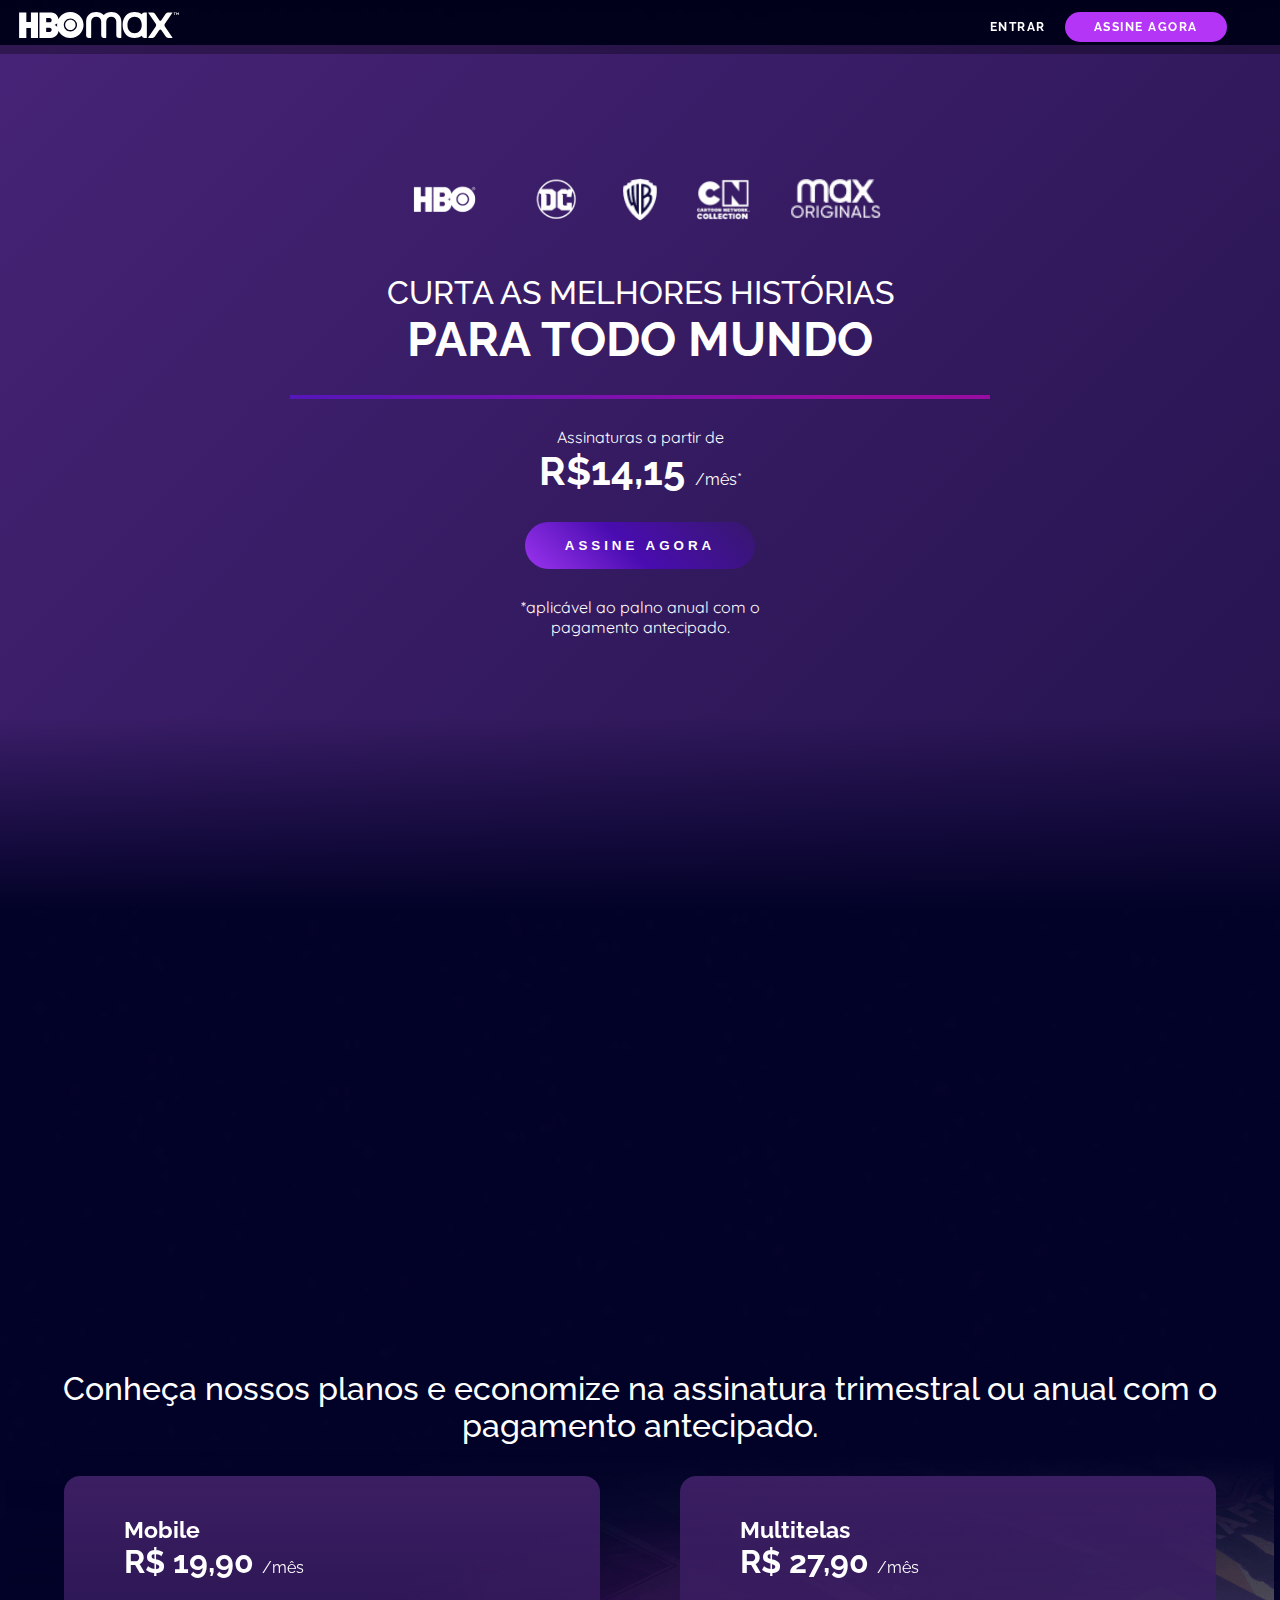
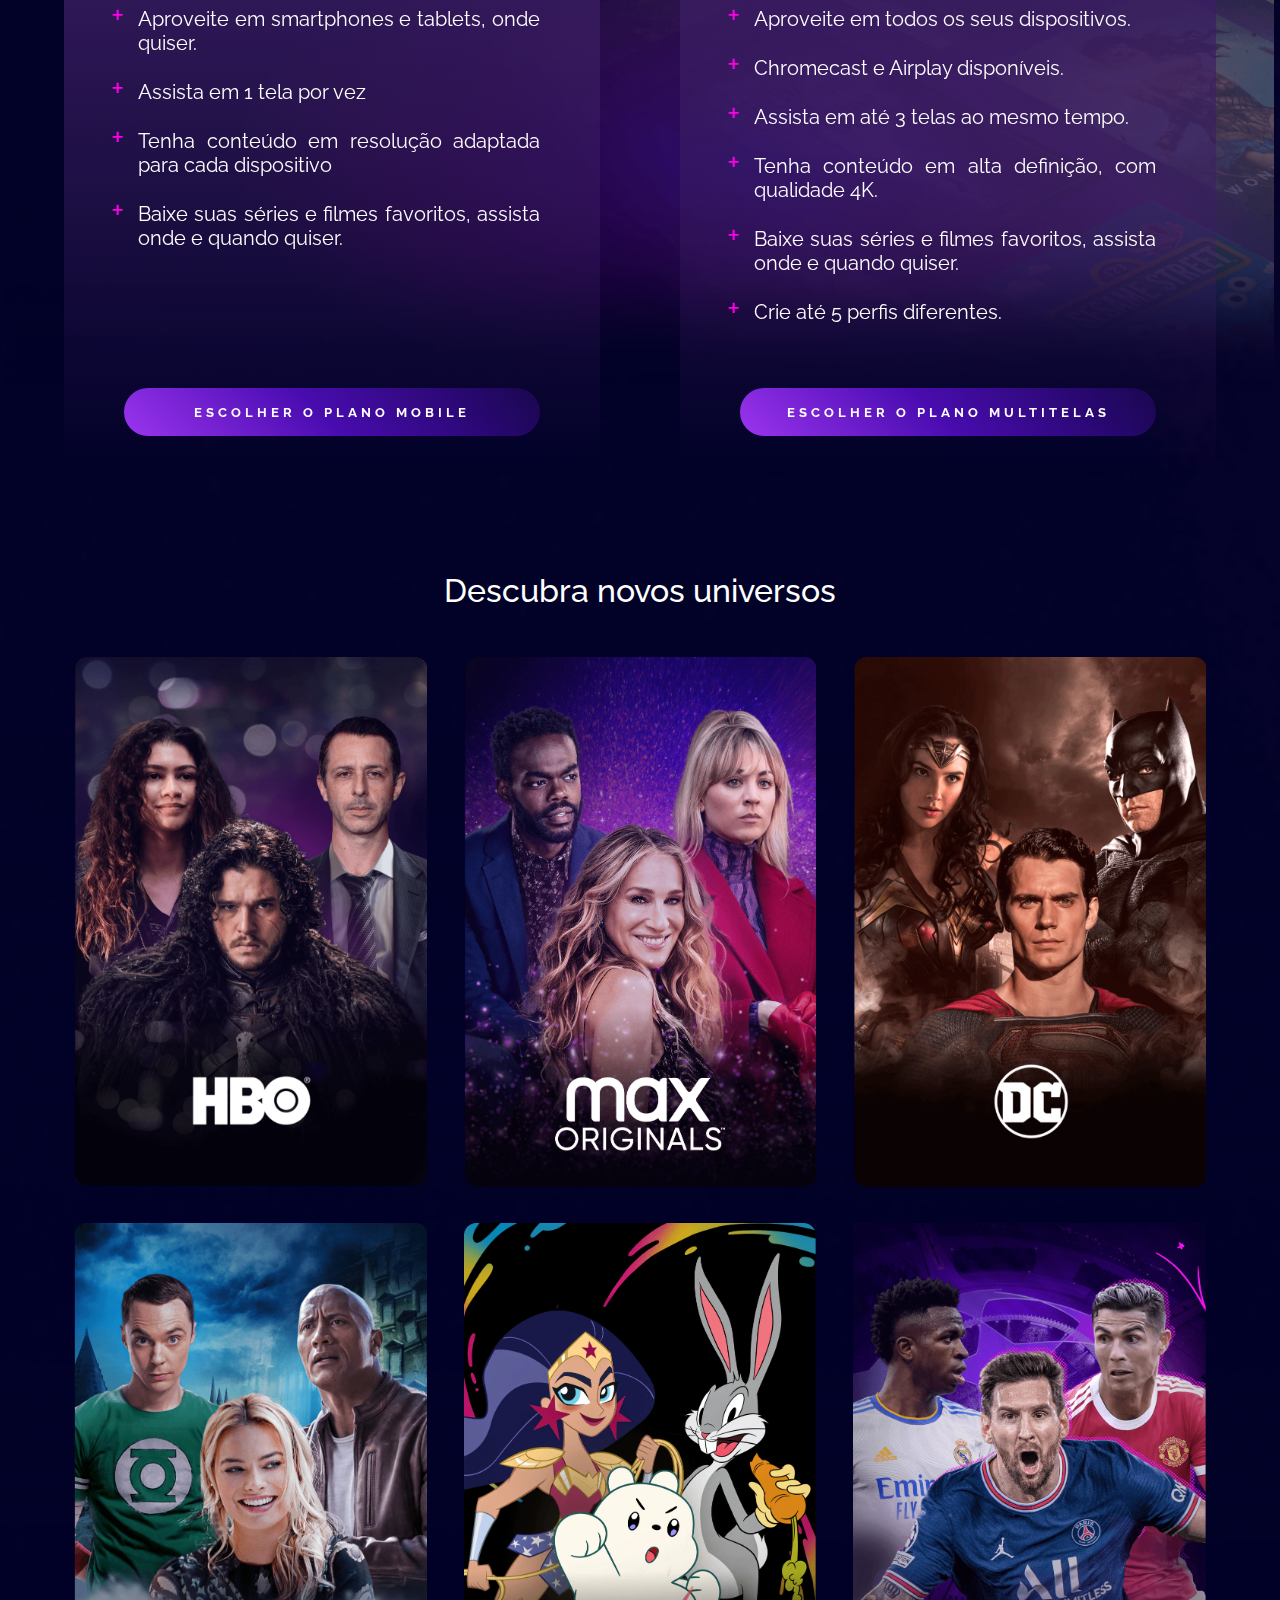
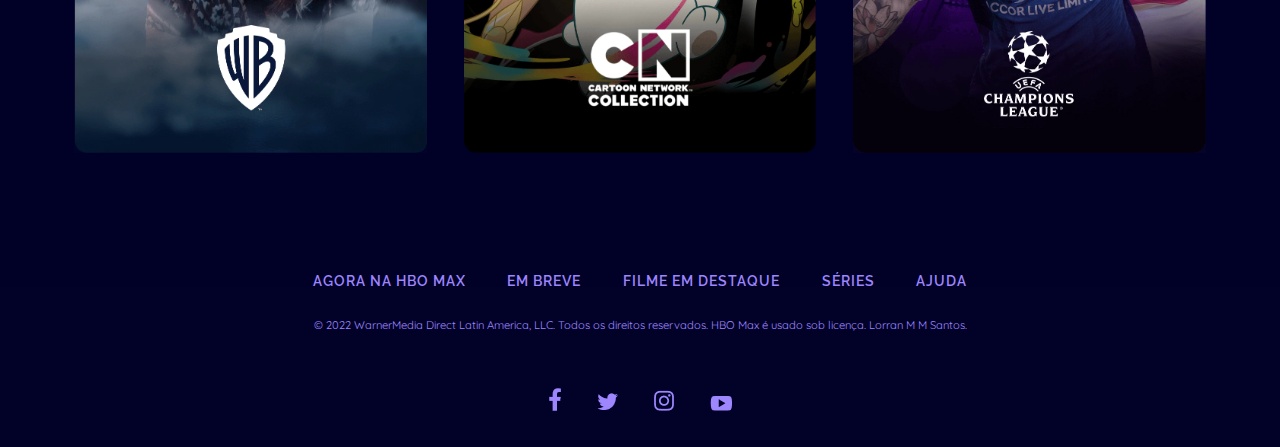
<file: index.html>
<!DOCTYPE html>

<html lang="pt-br">
    <head>
        <meta charset="UTF-8">
        <meta name="viewport" content="width=device-width, initial-scale=1.0">
        <meta name="description" content="Clone da página HBO Max">
        <title>Clone HBO Max | 2022</title>

        <link rel="stylesheet" href="./assets/CSS/main.css">

    </head>
    <body>
        <!-- navbar -->
        <head>
            <nav class="header__container">
                <div class="header__item logo">
                    <a href="#topo"><img src="./assets/images/hbo-logo.svg"
                            alt="logotipo HBO"></a>
                </div>
                <div class="header__container__right">
                    <div class="header__item login bold-text"><a href="./login.html" target="_blank">ENTRAR</a></div>
                    <a href="#subscription"><button class="header__item header__button bold-text raleway">ASSINE
                        AGORA</button></a>
                </div>
            </nav>
        </head>

        <header>
            <!-- Logos + Para todo mundo -->
            <section class="content__container first__container" id="topo">
                <div class="content__item logos">
                    <div><img src="./assets/images/hbo.png"
                            alt="Logo HBO"></div>
                    <div><img src="./assets/images/dc.png" alt="Logo DC"></div>
                    <div><img style="width: 2.1rem;"
                            src="./assets/images/wb.png"
                            alt="Logo Warner Bros"></div>
                    <div><img src="./assets/images/cartoon-network_neutral.png"
                            alt="Logo Cartoon"></div>
                    <div><img src="./assets/images/max_originals.png"
                            alt="Logo Max Originals"></div>
                </div>
                <div class="content__item">
                    <h1 class="title align__center">CURTA AS MELHORES HISTÓRIAS <br>
                        <span class="large-text bold-text">PARA TODO MUNDO</span></h1>
                </div>
                <div class="content__item divisor"></div>
                <div class="content__item">
                    <p class=" align__center">
                        Assinaturas a partir de <br></p>
                        <p class="large-text bold-text raleway" style="font-size: 2.5rem;">R$14,15 <span class="small-text">/mês*</span>
                    </p>
                </div>
                <a href="#subscription"><button class="content__item wiggle-button button content__button">ASSINE
                    AGORA</button></a>
                <p class=" small-text align__center">
                    *aplicável ao palno anual com o <br>
                    pagamento antecipado.
                </p>
            </section>
        </header>
        <main>
            <!-- Cards mobile e mult -->
            <section id="subscription" class="content__container second__container">
                <h2 class="title mb-2 align__center raleway content__item">
                    Conheça nossos planos e economize na assinatura trimestral
                    ou anual com o <br>
                    pagamento antecipado.
                </h2>
                <div class="content__item cards__container">
                    <div class="subscription card__mobile">
                        <div class="subscription__container">
                        <div class="subscription__header pb-2">
                                <h3 class="bold-text">Mobile</h3>
                                <div class=""><span
                                        class="subscription-price raleway">R$
                                        19,90 </span>/mês</div>
                                </div>
                            <ul class="card__list">
                                <li class="subscription__text">Aproveite em smartphones e tablets, onde
                                    quiser.</li>
                                <li class="subscription__text">Assista em 1 tela por vez</li>
                                <li class="subscription__text"i>Tenha conteúdo em resolução adaptada para cada
                                    dispositivo</li>
                                <li class="subscription__text">Baixe suas séries e filmes favoritos, assista
                                    onde e quando quiser.</li>
                            </ul>
                        </div>
                        <button class="card__button raleway button content__button">ESCOLHER O PLANO
                            MOBILE</button>
                    </div>
                    <div class="subscription card__multitelas">
                        <div class="subscription__container">
                            <div class="subscription__header pb-2">
                                <h3 class=" bold-text">Multitelas</h3>
                                <div class=""><span
                                        class="subscription-price raleway">R$
                                        27,90 </span>/mês</div>
                            </div>
                            <ul class="card__list">
                                <li class="subscription__text">Aproveite em todos os seus dispositivos.</li>
                                <li class="subscription__text">Chromecast e Airplay disponíveis.</li>
                                <li class="subscription__text">Assista em até 3 telas ao mesmo tempo.</li>
                                <li class="subscription__text">Tenha conteúdo em alta definição, com qualidade 4K.</li>
                                <li class="subscription__text">Baixe suas séries e filmes favoritos, assista
                                    onde e quando quiser.</li>
                                <li class="subscription__text">Crie até 5 perfis diferentes.</li>
                            </ul>
                        </div>
                        <button class="card__button raleway button content__button">ESCOLHER O PLANO
                            MULTITELAS</button>
                    </div>
                </div>
            </section>

            <!-- Descubra novos universos -->
            <section class="third__container">
                <h3 class="title"> Descubra novos universos</h3>
                <div class="banner__container">
                    <div class="banner__items banner__hbo">
                        <img class="banner--active" src="./assets/images/hbo-default_0.webp" alt="">
                    </div>
                    <div class="banner__items">
                        <img class="banner__max banner--active" src="./assets/images/MAX-Default.webp" alt="">
                    </div>
                    <div class="banner__items">
                        <img class="banner__dc banner--active" src="./assets/images/DC_Default.webp" alt="">
                    </div>
                    <div class="banner__items">
                        <img class="banner__wb banner--active" src="./assets/images/WB-Default.webp" alt="">
                    </div>
                    <div class="banner__items">
                        <img class="banner__cn banner--active" src="./assets/images/CN-Default.webp" alt="">
                    </div>
                    <div class="banner__items">
                        <img class="banner__ucl banner--active" src="./assets/images/UCL-Default.webp" alt="">
                    </div>    
                </div>
            </section>

        </main>
        <!-- links -->
         <footer class="footer">
            <div class="footer__links">
                <a class="raleway footer__hosting" target="_blank" href="https://www.hbomax.com/br/pt/sitemap">AGORA NA HBO MAX</a>
                <a class="raleway footer__hosting" target="_blank" href="https://www.hbomax.com/br/pt/coming-soon">EM BREVE</a>
                <a class="raleway footer__hosting" target="_blank" href="https://www.hbomax.com/br/pt/feature">FILME EM DESTAQUE</a>
                <a class="raleway footer__hosting" target="_blank" href="https://www.hbomax.com/br/pt/series">SÉRIES</a>
                <a class="raleway footer__hosting" target="_blank" href="https://help.hbomax.com/br">AJUDA</a>
            </div>
            <div class="footer__direitos">
                <p class="small-text">© 2022 WarnerMedia Direct Latin America, LLC. Todos os direitos reservados.
                    HBO Max é usado sob licença. Lorran M M Santos.</p>
            </div>
            <div class="footer__redes">
                <a class="footer__items" target="_blank" href="https://www.facebook.com/HBOMaxBr/">
                    <img src="./assets/images/fb_0.png" alt="">
                </a>
                <a class="footer__items" target="_blank" href="https://x.com/hbomax_portal">
                    <img src="./assets/images/twitter_0.png" alt="">
                </a>
                <a class="footer__items" target="_blank" href="https://www.instagram.com/hbomaxbr/">
                    <img src="./assets/images/instagram_0.png" alt="">
                </a>
                <a class="footer__items" target="_blank" href="https://www.youtube.com/c/hbomaxbr">
                    <img src="./assets/images/youtube_0.png" alt="">
                </a>
            </div>
         </footer>
    </body>
</html>
</file>
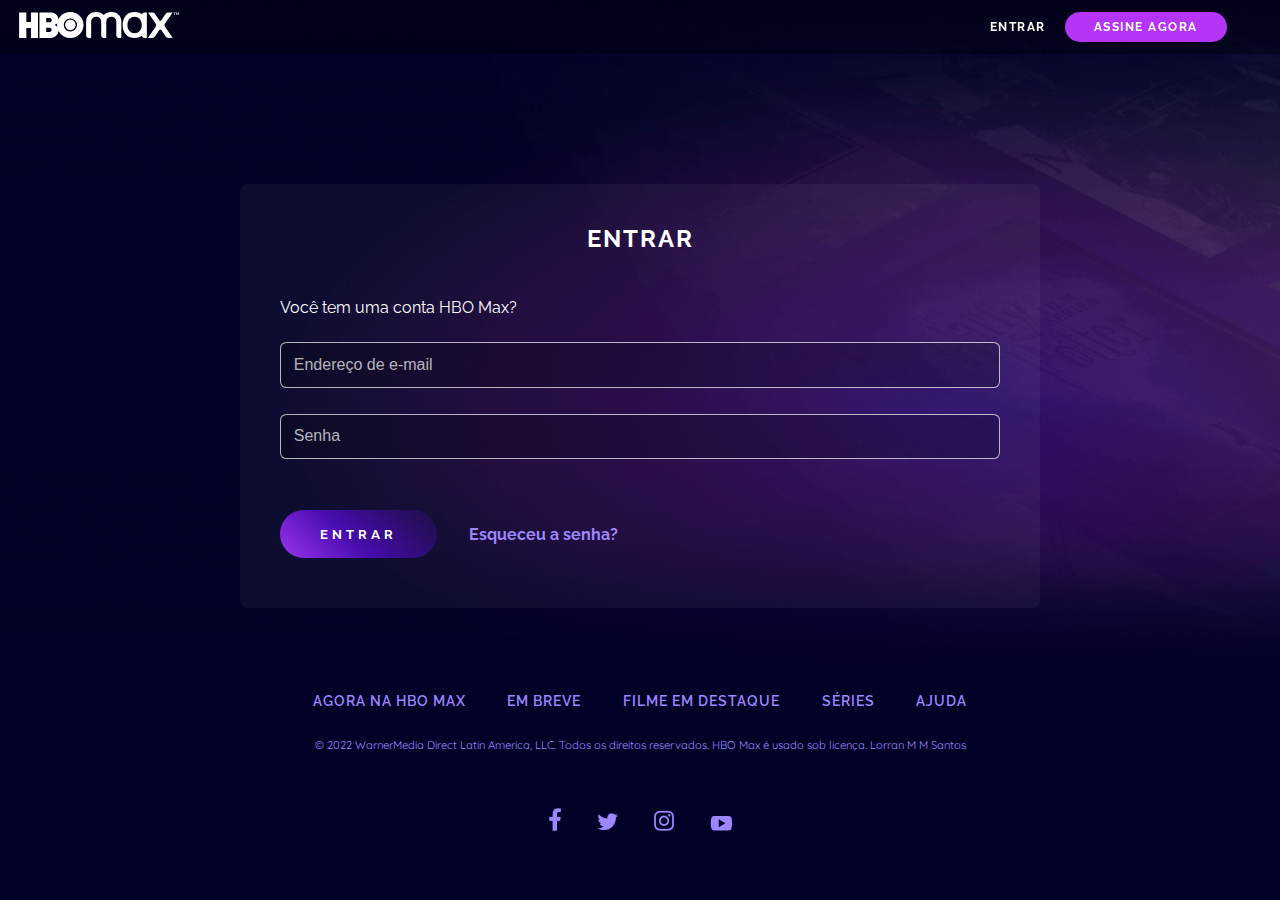
<file: login.html>
<!DOCTYPE html>

<html lang="pt-br">
    <head>
        <meta charset="UTF-8">
        <meta name="viewport" content="width=device-width, initial-scale=1.0">
        <meta name="description" content="Clone da página HBO Max">
        <title>Clone HBO Max | 2022</title>

        <link rel="stylesheet" href="./assets/CSS/main.css">

    </head>
    <body>
        <!-- navbar -->
        <head>
            <nav class="header__container">
                <div class="header__item logo">
                    <a href="./index.html"><img src="./assets/images/hbo-logo.svg" alt="logotipo HBO"></a>
                </div>
                <div class="header__container__right">
                    <div class="header__item login bold-text">ENTRAR</div>
                    <button class="header__item header__button bold-text raleway"><a href="./index.html">ASSINE
                        AGORA</a></button>
                </div>
            </nav>
        </head>
        <main>
            <form action="#" class="form__container">
                <h1 class="form__item align__center raleway login__title">ENTRAR</h1>
                <div class="login__subtitle">Você tem uma conta HBO Max?</div>
                <input type="email" placeholder="Endereço de e-mail" class="input-style login__email small-text">
                <input type="password" placeholder="Senha" minlength="8" class="input-style login__password small-text">
                <div class=" form__item links__container">
                    <button class="links__signin raleway button content__button">ENTRAR</button>
                    <div class="links__forget bold-text"><a href="#">Esqueceu a senha?</div>
                </div>
            </form>
        </main>
        <!-- links -->
         <footer class="footer">
            <div class="footer__links">
                <a class="raleway footer__hosting" href="https://www.hbomax.com/br/pt/sitemap">AGORA NA HBO MAX</a>
                <a class="raleway footer__hosting" href="https://www.hbomax.com/br/pt/coming-soon">EM BREVE</a>
                <a class="raleway footer__hosting" href="https://www.hbomax.com/br/pt/feature">FILME EM DESTAQUE</a>
                <a class="raleway footer__hosting" href="https://www.hbomax.com/br/pt/series">SÉRIES</a>
                <a class="raleway footer__hosting" href="https://help.hbomax.com/br">AJUDA</a>
            </div>
            <div class="footer__direitos">
                <p class="small-text">© 2022 WarnerMedia Direct Latin America, LLC. Todos os direitos reservados.
                    HBO Max é usado sob licença. Lorran M M Santos</p>
            </div>
            <div class="footer__redes">
                <a class="footer__items" href="https://www.facebook.com/HBOMaxBr/">
                    <img src="/assets/images/fb_0.png" alt="">
                </a>
                <a class="footer__items" href="https://x.com/hbomax_portal">
                    <img src="/assets/images/twitter_0.png" alt="">
                </a>
                <a class="footer__items" href="https://www.instagram.com/hbomaxbr/">
                    <img src="/assets/images/instagram_0.png" alt="">
                </a>
                <a class="footer__items" href="https://www.youtube.com/c/hbomaxbr">
                    <img src="/assets/images/youtube_0.png" alt="">
                </a>
            </div>
         </footer>
    </body>
</html>
</file>
<file: assets/CSS/main.css>
@import url("https://fonts.googleapis.com/css2?family=Pacifico&family=Quicksand:wght@300..700&family=Raleway:ital,wght@0,100..900;1,100..900&family=Roboto:ital,wght@0,100..900;1,100..900&display=swap");
@import url("https://fonts.googleapis.com/css2?family=Pacifico&family=Quicksand:wght@300..700&family=Roboto:ital,wght@0,100..900;1,100..900&display=swap");
:root {
  --primary-color: #020228;
  --secondary-color: #ff00e5;
  --tertiary-color: #b535f6;
  --btn-bg-color-gradient: linear-gradient(45deg,
      #9b34ef 0%,
      #490cb0 20%,
      transparent 50%);
  --btn-link-bg-color: #fff;
  --btn-link-color: #000;
  --card-bg-color: linear-gradient(0deg, transparent, #3b1e63);
  --divider-bg-color: linear-gradient(90deg,
      #5516ba,
      rgba(255, 0, 229, 0.5) 80%);
  --nav-bg-color: rgba(0, 0, 0, 0.3);
  --text-color: #fff;
  --link-color: #9e86ff;
  --form-bg-color: rgba(211, 211, 211, 0.06);
  --form-field-bg-color: rgba(0, 0, 0, 0.2);
  --form-field-border: 1px solid rgba(255, 255, 255, 0.7);
  --form-field-placeholder: rgba(255, 255, 255, 0.7);
  --form-field-error: rgb(255, 76, 76);
  scroll-behavior: smooth;
}

* {
  margin: 0;
  padding: 0;
  text-decoration: none;
  box-sizing: border-box;
  scroll-margin-top: 3rem;
}

body {
  color: #fff;
  background-color: var(--primary-color);
}

body {
  font-family: "Raleway", sans-serif;
}

p,
.quicksand {
  font-family: "Quicksand", sans-serif;
}

.raleway {
  font-family: "Raleway", sans-serif;
}

h3 {
  font-size: 1.46rem;
}

.small-text {
  font-weight: normal;
  font-size: 1rem;
}

.title {
  padding: 0 1.5rem;
  font-weight: 500;
  font-size: 2rem;
}

.large-text {
  font-size: 3rem;
}

.bold-text {
  font-weight: bold;
}

.align__center {
  text-align: center;
}

.content__item:nth-child(4) span {
  font-weight: normal;
}

.third__container {
  text-align: center;
}

.button {
  font-weight: 700;
}

.subscription__text {
  font-size: 1.25rem;
}
.subscription__text::marker {
  font-size: 2rem;
  color: var(--secondary-color);
}

.form__item:nth-child(1) {
  font-size: 1.5rem;
}

.login__title {
  font-size: 1.25rem;
}

.subscription-price {
  font-size: 2rem;
  font-weight: bold;
}

.header__item.login {
  font-size: 0.75rem;
  letter-spacing: 1.5px;
}
.header__button {
  font-size: 0.75rem;
  letter-spacing: 1.5px;
}

.footer__hosting {
  font-weight: 600;
  font-size: 0.875rem;
  letter-spacing: 1px;
  text-transform: uppercase;
}
.footer__direitos p {
  font-size: 0.7rem;
  text-align: center;
}

.mb-2 {
  margin-bottom: 2rem;
}

.pb-2 {
  padding-bottom: 1rem;
}

.pt-2 {
  margin-top: 2rem;
}

.button {
  padding: 1rem 2.5rem;
  border-radius: 31.25rem;
  color: var(--text-color);
  transition: moveBackground 1.2s, outline 1s, transform 1s;
  text-transform: uppercase;
  text-decoration: none;
  letter-spacing: 4px;
  border: none;
  cursor: pointer;
  background: var(--btn-bg-color-gradient);
  outline: 3px solid transparent;
  transition: moveBackground 1.2s, outline 1s, transform 1s;
  background-size: 250%;
}
.button:hover {
  background-color: transparent;
  background-position: 100%;
  outline: 2px solid var(--secondary-color);
  transform: scale(1.05);
  transition: 1.2s;
}

.wiggle-button {
  animation: moveButton 2s ease-in-out infinite;
  background: var(--btn-bg-color-gradient);
  background-size: 250%;
}
.wiggle-button:hover {
  background-color: transparent;
  background-position: 100%;
  outline: 2px solid var(--secondary-color);
  transition: 1.2s;
}

.card__button {
  background: var(--btn-bg-color-gradient);
  outline: 3px solid transparent;
  transition: moveBackground 1.2s, outline 1s, transform 1s;
  background-size: 250%;
}
.card__button:hover {
  background-color: transparent;
  background-position: 100%;
  outline: 2px solid var(--secondary-color);
  transform: scale(1.05);
  transition: 1.2s;
}

.input-style {
  width: 100%;
  height: 3.31rem;
  border-radius: 0.4rem;
  padding: 0.8rem;
  border: var(--form-field-border);
  color: white;
  background-color: var(--form-field-bg-color);
}
.input-style:placeholder-shown {
  background-color: var(--form-field-bg-color);
}
.input-style::placeholder {
  color: var(--form-field-placeholder);
}
.input-style:focus .input-style:focus-visible, .input-style:focus-within, .input-style:active {
  background-color: var(--form-field-bg-color);
}

.header__container {
  margin: 0;
  z-index: 4;
  padding: 0.8rem 1rem;
  width: 100vw;
  height: 3.4rem;
  background-color: var(--nav-bg-color);
  position: fixed;
  top: 0;
  display: flex;
  flex-direction: row;
  justify-content: space-between;
  align-items: center;
}
.header__container__right {
  display: flex;
  flex-direction: row;
  justify-content: space-between;
  align-items: center;
  gap: 1rem;
}
.header__item {
  padding: 3px;
  cursor: pointer;
}
.header__item a {
  color: var(--btn-link-bg-color);
}
.header__item a:hover {
  color: var(--btn-link-color);
}
.header__item.logo img {
  width: 10rem;
  height: 100%;
}
.header__item.login a:visited, .header__item.login a:link {
  color: var(--text-color);
}
.header__button {
  padding: 0.4rem;
  margin-right: 2.3rem;
  width: 162.55px;
  height: 30px;
  color: var(--btn-link-bg-color);
  background-color: var(--tertiary-color);
  border-radius: 2rem;
  border: none;
  transition: 1s;
}
.header__button:hover, .header__button a:hover {
  background-color: var(--btn-link-bg-color);
  color: var(--btn-link-color);
}
.header__button:hover, .header__item.login:hover {
  filter: drop-shadow(3px 3px 15px #76289c);
  transition: 0.5s;
}
.header .subscription__header {
  padding: 0;
  display: flex;
  flex-direction: row;
  justify-content: space-between;
  align-items: center;
  margin-bottom: 1rem;
}

.footer {
  display: flex;
  flex-direction: column;
  align-items: center;
  position: relative;
}
.footer__links {
  margin-top: 3.5rem;
  display: flex;
  flex-direction: row;
  justify-content: center;
  align-items: center;
  flex-wrap: wrap;
}
.footer__hosting {
  padding: 0 1rem;
  margin: 0.3rem;
  color: var(--link-color);
  text-decoration: none;
}
.footer__hosting:hover {
  color: var(--text-color);
  transition: 0.5s;
}
.footer__direitos p {
  padding: 0 1.8rem;
  margin: 1.5rem 0;
  color: var(--link-color);
}
.footer__redes {
  margin: 2rem 0;
}
.footer__items {
  margin: 0 1rem;
}

.content__container {
  width: 100%;
  max-width: 100vw;
  display: flex;
  flex-direction: column;
  justify-content: center;
  align-items: center;
  margin-top: 2.3rem;
  padding: 4rem 0 4rem;
}

.first__container {
  padding: 8rem 2.5rem 17rem;
  height: 54rem;
  margin: 2.8rem 0 11rem;
  position: relative;
  background: linear-gradient(-45deg, #3008b4 0%, #020223 50%, #462376 100%);
  background-size: 400% 400%;
  animation: moveBackground 10s ease alternate infinite;
  display: flex;
  flex-direction: column;
  justify-content: space-between;
  align-items: center;
}
.first__container::after {
  content: "";
  width: 100%;
  height: 12rem;
  background: linear-gradient(0deg, var(--primary-color) 0%, transparent 100%);
  position: absolute;
  bottom: 0;
}

.content__item {
  display: flex;
}
.content__item:nth-child(4) {
  flex-direction: column;
}

.logos {
  flex-wrap: wrap;
  justify-content: center;
  align-items: center;
  gap: 1.3rem;
  margin-bottom: 1rem;
}
.logos img {
  width: 5.7rem;
}

.divisor {
  width: 43.7rem;
  max-width: 60vw;
  height: 0.25rem;
  background: var(--divider-bg-color);
}

.second__container {
  width: 99vw;
  background-image: url(../../assets/images/background-movies-series.png);
  background-repeat: no-repeat;
  background-size: contain;
  background-position: 70%;
  z-index: 2;
  display: flex;
  flex-direction: column;
  justify-content: center;
  align-items: center;
}

.cards__container {
  display: flex;
  flex-direction: row;
  justify-content: space-between;
  gap: 0 5rem;
  perspective: 2000px;
  perspective-origin: top;
  transform-style: preserve-3d;
}
.card__multitelas, .card__mobile {
  transition: transform 1s ease-in-out;
}

.second__container:has(.card__mobile:hover) .card__multitelas {
  transform: rotateY(-45deg);
}
.second__container:has(.card__multitelas:hover) .card__mobile {
  transform: rotateY(45deg);
}

.subscription {
  padding: 2.5rem 3.75rem;
  width: 33.5rem;
  min-height: 37.5rem;
  background: var(--card-bg-color);
  border-radius: 1rem;
  display: flex;
  flex-direction: column;
  justify-content: space-between;
}
.subscription__container {
  display: flex;
  flex-direction: column;
  justify-content: space-between;
}
.subscription__text {
  padding-left: 0.875rem;
  margin-bottom: 0.875rem;
  text-align: justify;
}
.subscription__text::marker {
  content: "+";
}

.third__container {
  margin: 0 auto;
  padding: 2rem;
  width: 100%;
  max-width: 75rem;
}

.banner__container {
  margin: 3rem 0 0;
  display: grid;
  grid-template-columns: repeat(3, 1fr);
  gap: 2rem;
}

.banner__items {
  border-radius: 1rem;
  background-repeat: no-repeat;
  background-size: cover;
  background-position: center;
  transition: transform 0.8s;
}
.banner__items--active {
  border-radius: 0.5rem;
  width: 100%;
  object-fit: cover;
  object-position: center;
  transition: opacity 2s;
}
.banner__items img {
  width: 100%;
  max-width: 22.06rem;
}
.banner__items:hover {
  outline: 5px solid var(--secondary-color);
  transform: scale(1.06);
  transition: outline 1s, transform 1s, opacity 1s;
}
.banner__items:hover .banner--active {
  width: 100%;
  opacity: 0;
  transition: opacity 1s;
}
.banner__items:nth-child(1):hover {
  background-image: url(../../assets/images/hbo-hover_0.webp);
}
.banner__items:nth-child(2):hover {
  background-image: url(../../assets/images/MAX-Hover.webp);
}
.banner__items:nth-child(3):hover {
  background-image: url(../../assets/images/DC-Hover.webp);
}
.banner__items:nth-child(4):hover {
  background-image: url(../../assets/images/WB-Hover.webp);
}
.banner__items:nth-child(5):hover {
  background-image: url(../../assets/images/CN-Hover.png);
}
.banner__items:nth-child(6):hover {
  background-image: url(../../assets/images/UCL-Hover.webp);
}

body {
  background-image: url(../../assets/images/background-movies-series.png);
  background-repeat: no-repeat;
  background-size: cover;
  background-position: 5%;
  transition: background 1s;
}

main {
  padding: 1.5rem;
  width: 100vw;
  max-width: 100%;
  position: relative;
  top: 10rem;
  display: flex;
  flex-direction: column;
  justify-content: center;
  align-items: center;
}

.form__container {
  padding: 2.5rem;
  margin: 0 auto;
  height: 70%;
  min-width: 18rem;
  max-height: 26.5rem;
  width: 100%;
  max-width: 50rem;
  background: var(--form-bg-color);
  border-radius: 0.5rem;
  display: flex;
  flex-direction: column;
  gap: 1.6rem;
}

.login__title {
  letter-spacing: 2px;
  margin-bottom: 1.2rem;
}
.login__email[type=email]:invalid {
  border: 2px solid var(--form-field-error);
}
.login__password[type=password]:invalid {
  border: 2px solid var(--form-field-error);
}

.links__container {
  margin-top: 1.6rem;
  min-width: 18rem;
  display: flex;
  flex-direction: row;
  align-items: center;
  gap: 0 2rem;
}
.links__forget a {
  color: var(--link-color);
}
.links__forget a:hover {
  opacity: 0.7;
}

@media screen and (max-width: 480px) {
  .title {
    padding: 0;
  }
  .header__container {
    height: 8rem;
    display: flex;
    flex-direction: column;
    justify-content: center;
    align-items: center;
  }
  .header__item.logo img {
    width: 6rem;
  }
  .header__button {
    margin: 0;
  }
  .header__container__right {
    margin-top: 1.8rem;
  }
  .footer__links {
    flex-direction: column;
    gap: 0.3rem 0;
  }
}
@media screen and (max-height: 650px) {
  main {
    top: 3rem;
  }
}

@media (pointer: coarse) {
  .banner__items:hover:hover {
    transform: none;
  }
}

@media screen and (max-width: 1140px) {
  .second__container:has(.card__mobile:hover) .card__multitelas, .second__container:has(.card__multitelas:hover) .card__mobile {
    transform: none;
  }
  .second__container {
    background-image: none;
  }
}
@media (pointer: coarse) {
  .second__container:has(.card__mobile:hover) .card__multitelas, .second__container:has(.card__multitelas:hover) .card__mobile {
    transform: none;
  }
}

@media screen and (max-width: 1140px) {
  .cards__container {
    display: flex;
    flex-direction: column;
    gap: 1rem;
  }
}
@media screen and (max-width: 1200px) {
  .cards__container {
    display: flex;
    gap: 3rem;
  }
}

@media screen and (max-width: 1140px) {
  .third__container {
    padding: 2rem;
    margin: 5.5rem 0;
  }
}

@media screen and (max-width: 800px) {
  .banner__container {
    grid-template-columns: repeat(2, 1fr);
  }
}
@media screen and (max-width: 480px) {
  .banner__container {
    height: 100%;
    width: 100%;
    max-height: 60rem;
    max-width: 75rem;
    margin: 2.25rem auto;
    padding: 1.5rem;
    grid-template-columns: repeat(6, 100%);
    grid-auto-flow: column;
    overflow: auto hidden;
  }
}

@media screen and (max-width: 800px) {
  .subscription {
    max-width: 92vw;
  }
}
@media screen and (max-width: 480px) {
  .subscription {
    width: 85%;
    min-width: 14rem;
    max-width: 90vw;
    margin: 2rem auto;
    padding: 2.2rem;
  }
  .subscription__header {
    flex-direction: column;
  }
  .subscription__text {
    text-align: left;
  }
}
@media screen and (max-width: 1140px) {
  .subscription {
    width: 37.5rem;
  }
}

@media screen and (max-width: 800px) {
  .divisor {
    height: 0.313rem;
    width: 60vw;
    background: var(--divider-bg-color);
  }
}

@media screen and (max-width: 480px) {
  .banner__items .banner--active .banner__items .banner--active {
    width: 100%;
    height: 100%;
    max-width: 75rem;
    max-height: 60rem;
  }
}

@media screen and (max-width: 480px) {
  .first__container {
    padding: 5rem 2rem 8rem;
    height: 65rem;
    max-height: 65rem;
    margin: 8rem 0 7rem;
  }
  .first__container::after {
    margin: 0;
    bottom: -1rem;
  }
}
@media screen and (max-width: 1200px) {
  .first__container::after {
    margin-top: 5rem;
    height: 8rem;
  }
}

@media screen and (min-height: 611px) {
  .footer {
    top: 10rem;
  }
}
@media screen and (max-width: 350px) and (min-height: 751px) {
  .footer {
    top: 0.3rem;
  }
}

@media screen and (max-width: 480px) {
  body {
    transition: background 1s;
    background-image: none;
  }
}

@media screen and (max-width: 480px) {
  .links__container {
    min-width: 12.5rem;
  }
  .links__signin {
    min-width: 7rem;
    display: flex;
    flex-direction: row;
    justify-content: center;
    align-items: center;
    font-size: 0.7rem;
  }
  .links__forget {
    min-width: 7rem;
    font-size: 0.7rem;
  }
}

@keyframes moveButton {
  0%, 10% {
    transform: rotateZ(0deg);
  }
  15% {
    transform: rotateZ(-15deg);
  }
  20% {
    transform: rotateZ(10deg);
  }
  25% {
    transform: rotateZ(-10deg);
  }
  30% {
    transform: rotateZ(10deg);
  }
  35% {
    transform: rotateZ(-10deg);
  }
  40%, 100% {
    transform: rotateY(0deg);
  }
}
@keyframes moveBackground {
  0% {
    background-position: 0% 50%;
  }
  50% {
    background-position: 100% 0%;
  }
  100% {
    background-position: 0% 50%;
  }
}
/* Custom Scroll */
::-webkit-scrollbar {
  width: 8px;
}

::-webkit-scrollbar-thumb {
  background: var(--tertiary-color);
  border-radius: 10px;
}

::-webkit-scrollbar-thumb:hover {
  background: var(--secondary-color);
}

/*# sourceMappingURL=main.css.map */
</file>
